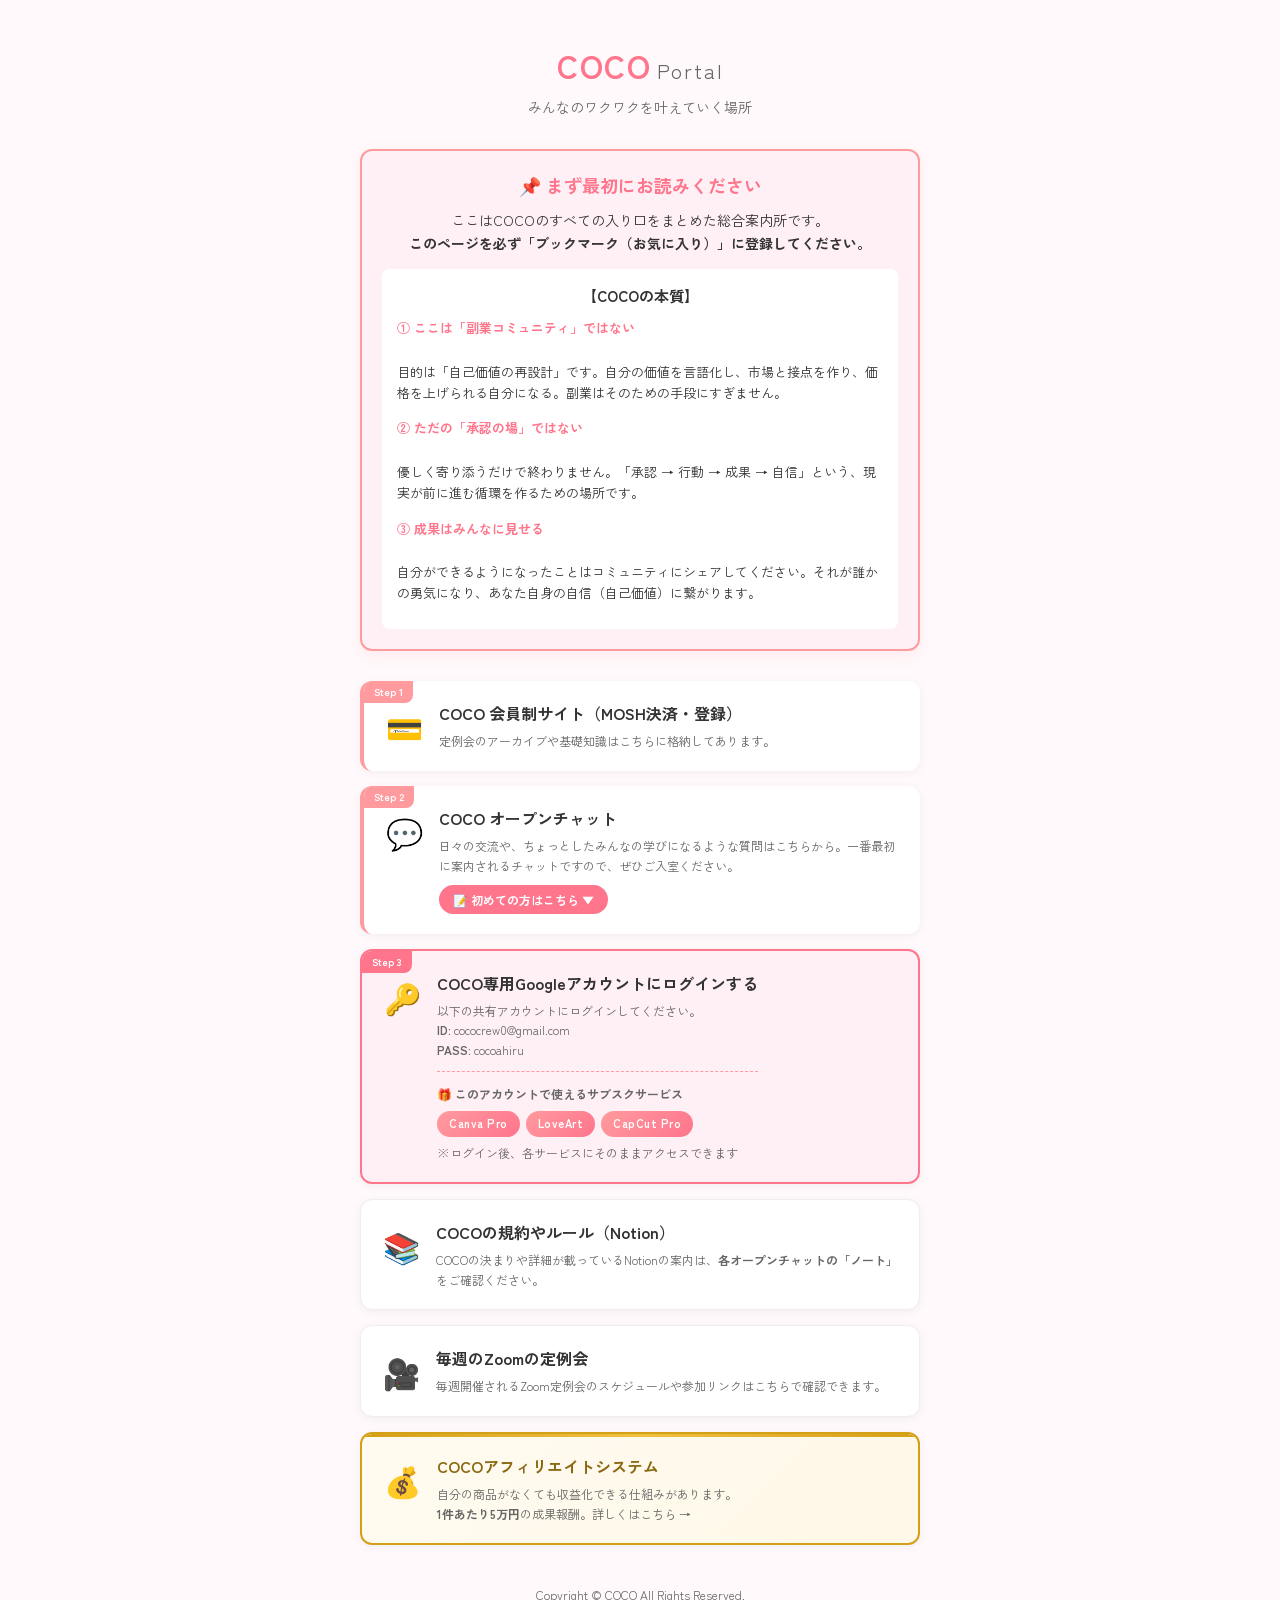
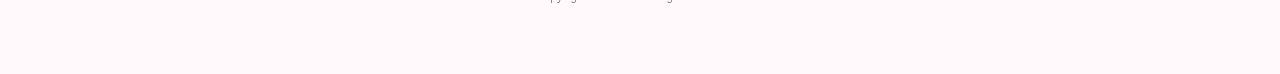
<file: index.html>
<!DOCTYPE html>
<html lang="ja">

<head>
    <meta charset="UTF-8">
    <meta name="viewport" content="width=device-width, initial-scale=1.0">
    <title>COCO Portal</title>
    <link href="https://fonts.googleapis.com/css2?family=Zen+Kaku+Gothic+New:wght@400;500;700&display=swap"
        rel="stylesheet">
    <link rel="stylesheet" href="styles.css">
</head>

<body>
    <div class="container">
        <!-- ヘッダー部分 -->
        <header class="header">
            <h1 class="logo">COCO<span>Portal</span></h1>
            <p class="subtitle">みんなのワクワクを叶えていく場所</p>
        </header>

        <!-- 重要なお知らせ -->
        <div class="alert-box">
            <h3>📌 まず最初にお読みください</h3>
            <p>ここはCOCOのすべての入り口をまとめた総合案内所です。<br>
                <strong>このページを必ず「ブックマーク（お気に入り）」に登録してください。</strong>
            </p>

            <div class="rule-section">
                <h4>【COCOの本質】</h4>
                <ul style="list-style-type: none; padding-left: 0;">
                    <li style="margin-bottom: 15px;"><strong>① ここは「副業コミュニティ」ではない</strong><br>
                        目的は「自己価値の再設計」です。自分の価値を言語化し、市場と接点を作り、価格を上げられる自分になる。副業はそのための手段にすぎません。</li>
                    <li style="margin-bottom: 15px;"><strong>② ただの「承認の場」ではない</strong><br>
                        優しく寄り添うだけで終わりません。「承認 → 行動 → 成果 → 自信」という、現実が前に進む循環を作るための場所です。</li>
                    <li><strong>③ 成果はみんなに見せる</strong><br>
                        自分ができるようになったことはコミュニティにシェアしてください。それが誰かの勇気になり、あなた自身の自信（自己価値）に繋がります。</li>
                </ul>
            </div>
        </div>

        <!-- メインメニュー -->
        <main class="menu-grid">

            <!-- Step 1: 決済・登録 -->
            <a href="https://mosh.jp/services/321899?openExternalBrowser=1" class="card step-card" target="_blank">
                <span class="step-badge">Step 1</span>
                <div class="card-icon">💳</div>
                <div class="card-content">
                    <h2>COCO 会員制サイト（MOSH決済・登録）</h2>
                    <p>定例会のアーカイブや基礎知識はこちらに格納してあります。</p>
                </div>
            </a>

            <!-- Step 2: オープンチャット -->
            <div class="card step-card" style="cursor: default; flex-direction: column;">
                <div style="display: flex; align-items: flex-start; width: 100%;">
                    <span class="step-badge">Step 2</span>
                    <div class="card-icon">💬</div>
                    <div class="card-content">
                        <h2>COCO オープンチャット</h2>
                        <p>日々の交流や、ちょっとしたみんなの学びになるような質問はこちらから。一番最初に案内されるチャットですので、ぜひご入室ください。</p>
                        <button class="guide-toggle" onclick="document.getElementById('oc-guide').classList.toggle('open')">📝 初めての方はこちら ▼</button>
                    </div>
                </div>
                <div id="oc-guide" class="guide-panel">
                    <div class="guide-inner">
                        <h3>🎉 オープンチャットへようこそ！</h3>
                        <p>まずは以下のように<strong>自己紹介</strong>をお願いします。</p>
                        <div class="guide-example">
                            <p>初めまして！○○と申します。<br>
                            普段は○○をしています。<br>
                            Threadsアカウント：@○○○○</p>
                        </div>
                        <p class="guide-note">👆 自分がしていることと、Threadsアカウントをご記入ください。</p>
                        <div class="guide-divider"></div>
                        <p>このオープンチャットでは、日々のちょっとした<strong>気づき・学び・共有</strong>などを基本的にしていきます。</p>
                        <p>パーソナルな質問や個別のご相談は<strong>公式LINE</strong>にお願いいたします。<br>
                        まだ登録されていない方は、こちらからどうぞ 👇</p>
                        <a href="https://lin.ee/aBHg5Ch" class="guide-line-btn" target="_blank">📱 公式LINEに登録する</a>
                    </div>
                </div>
            </div>

            <!-- Step 3: Googleアカウントログイン -->
            <a href="https://accounts.google.com/" class="card highlight-card" target="_blank">
                <span class="step-badge">Step 3</span>
                <div class="card-icon">🔑</div>
                <div class="card-content">
                    <h2>COCO専用Googleアカウントにログインする</h2>
                    <p>以下の共有アカウントにログインしてください。<br>
                        <strong>ID:</strong> cococrew0@gmail.com<br>
                        <strong>PASS:</strong> cocoahiru
                    </p>
                    <div class="subscriptions">
                        <p class="subscriptions-label">🎁 このアカウントで使えるサブスクサービス</p>
                        <div class="subscription-badges">
                            <span class="sub-badge">Canva Pro</span>
                            <span class="sub-badge">LoveArt</span>
                            <span class="sub-badge">CapCut Pro</span>
                        </div>
                        <p class="subscriptions-note">※ログイン後、各サービスにそのままアクセスできます</p>
                    </div>
                </div>
            </a>

            <!-- 規約やルール -->
            <div class="card standard-card" style="cursor: default;">
                <div class="card-icon">📚</div>
                <div class="card-content">
                    <h2>COCOの規約やルール（Notion）</h2>
                    <p>COCOの決まりや詳細が載っているNotionの案内は、<strong>各オープンチャットの「ノート」</strong>をご確認ください。</p>
                </div>
            </div>

            <!-- 定例会 -->
            <a href="https://calendar.google.com/calendar/u/0?cid=Y29jb2NyZXcwQGdtYWlsLmNvbQ" class="card standard-card"
                target="_blank">
                <div class="card-icon">🎥</div>
                <div class="card-content">
                    <h2>毎週のZoomの定例会</h2>
                    <p>毎週開催されるZoom定例会のスケジュールや参加リンクはこちらで確認できます。</p>
                </div>
            </a>

            <!-- アフィリエイトシステム -->
            <a href="affiliate.html" class="card affiliate-card">
                <div class="card-icon">💰</div>
                <div class="card-content">
                    <h2>COCOアフィリエイトシステム</h2>
                    <p>自分の商品がなくても収益化できる仕組みがあります。<br>
                        <strong>1件あたり5万円</strong>の成果報酬。詳しくはこちら →</p>
                </div>
            </a>

        </main>

        <footer class="footer">
            <p>Copyright © COCO All Rights Reserved.</p>
        </footer>
    </div>
</body>

</html>
</file>
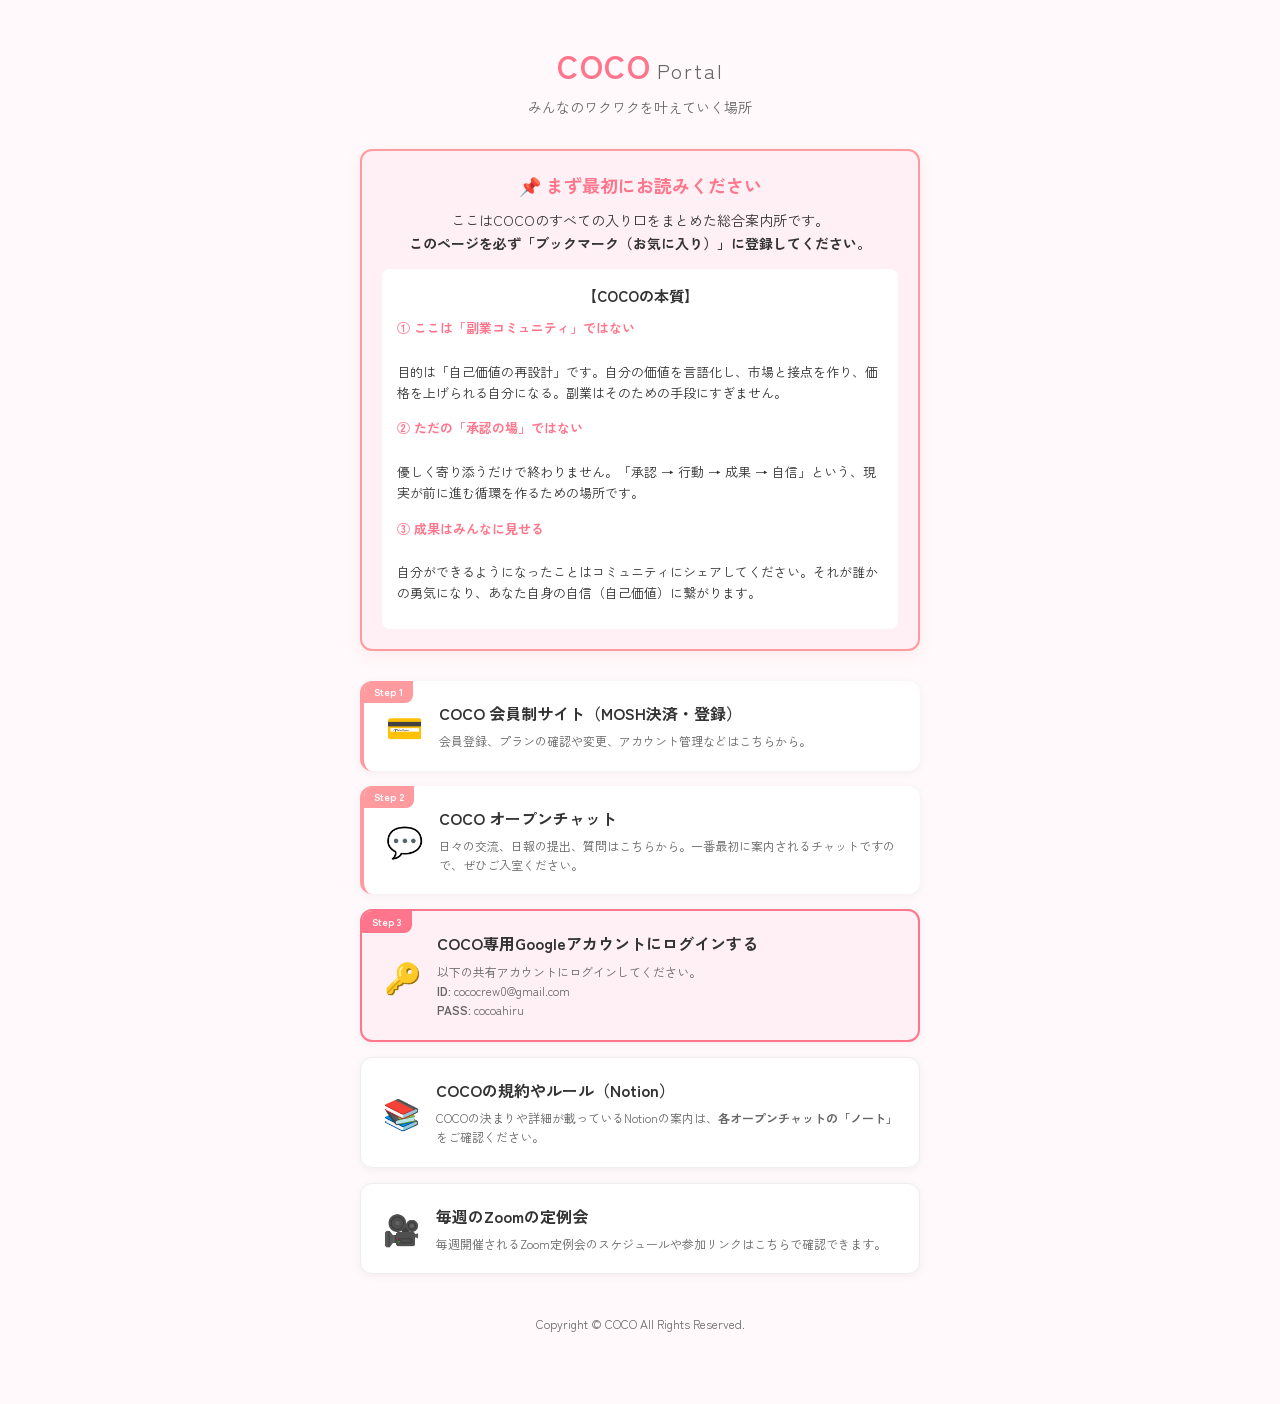
<file: coco-portal/index.html>
<!DOCTYPE html>
<html lang="ja">

<head>
    <meta charset="UTF-8">
    <meta name="viewport" content="width=device-width, initial-width=1.0">
    <title>COCO Portal</title>
    <link href="https://fonts.googleapis.com/css2?family=Zen+Kaku+Gothic+New:wght@400;500;700&display=swap"
        rel="stylesheet">
    <link rel="stylesheet" href="styles.css">
</head>

<body>
    <div class="container">
        <!-- ヘッダー部分 -->
        <header class="header">
            <h1 class="logo">COCO<span>Portal</span></h1>
            <p class="subtitle">みんなのワクワクを叶えていく場所</p>
        </header>

        <!-- 重要なお知らせ -->
        <div class="alert-box">
            <h3>📌 まず最初にお読みください</h3>
            <p>ここはCOCOのすべての入り口をまとめた総合案内所です。<br>
                <strong>このページを必ず「ブックマーク（お気に入り）」に登録してください。</strong>
            </p>

            <div class="rule-section">
                <h4>【COCOの本質】</h4>
                <ul style="list-style-type: none; padding-left: 0;">
                    <li style="margin-bottom: 15px;"><strong>① ここは「副業コミュニティ」ではない</strong><br>
                        目的は「自己価値の再設計」です。自分の価値を言語化し、市場と接点を作り、価格を上げられる自分になる。副業はそのための手段にすぎません。</li>
                    <li style="margin-bottom: 15px;"><strong>② ただの「承認の場」ではない</strong><br>
                        優しく寄り添うだけで終わりません。「承認 → 行動 → 成果 → 自信」という、現実が前に進む循環を作るための場所です。</li>
                    <li><strong>③ 成果はみんなに見せる</strong><br>
                        自分ができるようになったことはコミュニティにシェアしてください。それが誰かの勇気になり、あなた自身の自信（自己価値）に繋がります。</li>
                </ul>
            </div>
        </div>

        <!-- メインメニュー -->
        <main class="menu-grid">

            <!-- Step 1: 決済・登録 -->
            <a href="https://mosh.jp/services/321899?openExternalBrowser=1" class="card step-card" target="_blank">
                <span class="step-badge">Step 1</span>
                <div class="card-icon">💳</div>
                <div class="card-content">
                    <h2>COCO 会員制サイト（MOSH決済・登録）</h2>
                    <p>会員登録、プランの確認や変更、アカウント管理などはこちらから。</p>
                </div>
            </a>

            <!-- Step 2: オープンチャット -->
            <a href="#" class="card step-card">
                <span class="step-badge">Step 2</span>
                <div class="card-icon">💬</div>
                <div class="card-content">
                    <h2>COCO オープンチャット</h2>
                    <p>日々の交流、日報の提出、質問はこちらから。一番最初に案内されるチャットですので、ぜひご入室ください。</p>
                </div>
            </a>

            <!-- Step 3: Googleアカウントログイン -->
            <a href="https://accounts.google.com/" class="card highlight-card" target="_blank">
                <span class="step-badge">Step 3</span>
                <div class="card-icon">🔑</div>
                <div class="card-content">
                    <h2>COCO専用Googleアカウントにログインする</h2>
                    <p>以下の共有アカウントにログインしてください。<br>
                        <strong>ID:</strong> cococrew0@gmail.com<br>
                        <strong>PASS:</strong> cocoahiru
                    </p>
                </div>
            </a>

            <!-- 規約やルール -->
            <div class="card standard-card" style="cursor: default;">
                <div class="card-icon">📚</div>
                <div class="card-content">
                    <h2>COCOの規約やルール（Notion）</h2>
                    <p>COCOの決まりや詳細が載っているNotionの案内は、<strong>各オープンチャットの「ノート」</strong>をご確認ください。</p>
                </div>
            </div>

            <!-- 定例会 -->
            <a href="https://calendar.google.com/calendar/u/0?cid=Y29jb2NyZXcwQGdtYWlsLmNvbQ" class="card standard-card"
                target="_blank">
                <div class="card-icon">🎥</div>
                <div class="card-content">
                    <h2>毎週のZoomの定例会</h2>
                    <p>毎週開催されるZoom定例会のスケジュールや参加リンクはこちらで確認できます。</p>
                </div>
            </a>

        </main>

        <footer class="footer">
            <p>Copyright © COCO All Rights Reserved.</p>
        </footer>
    </div>
</body>

</html>
</file>
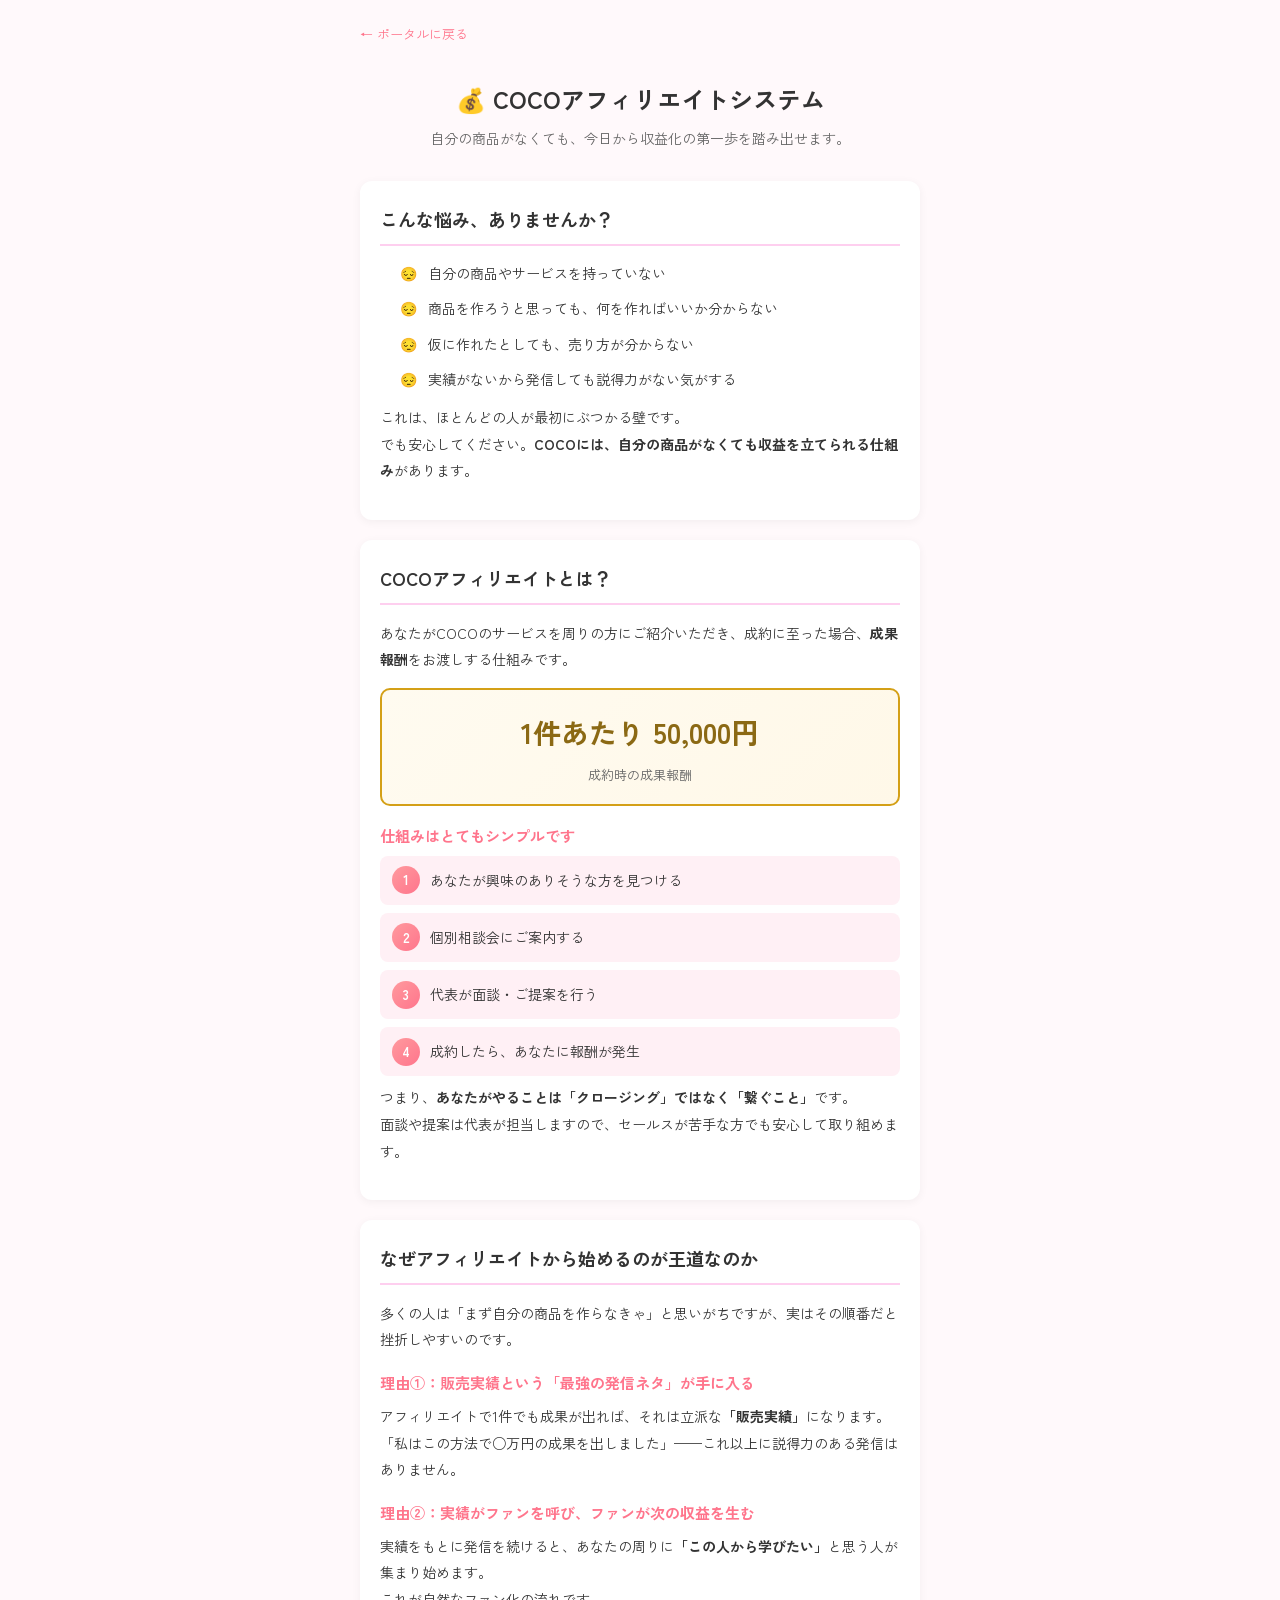
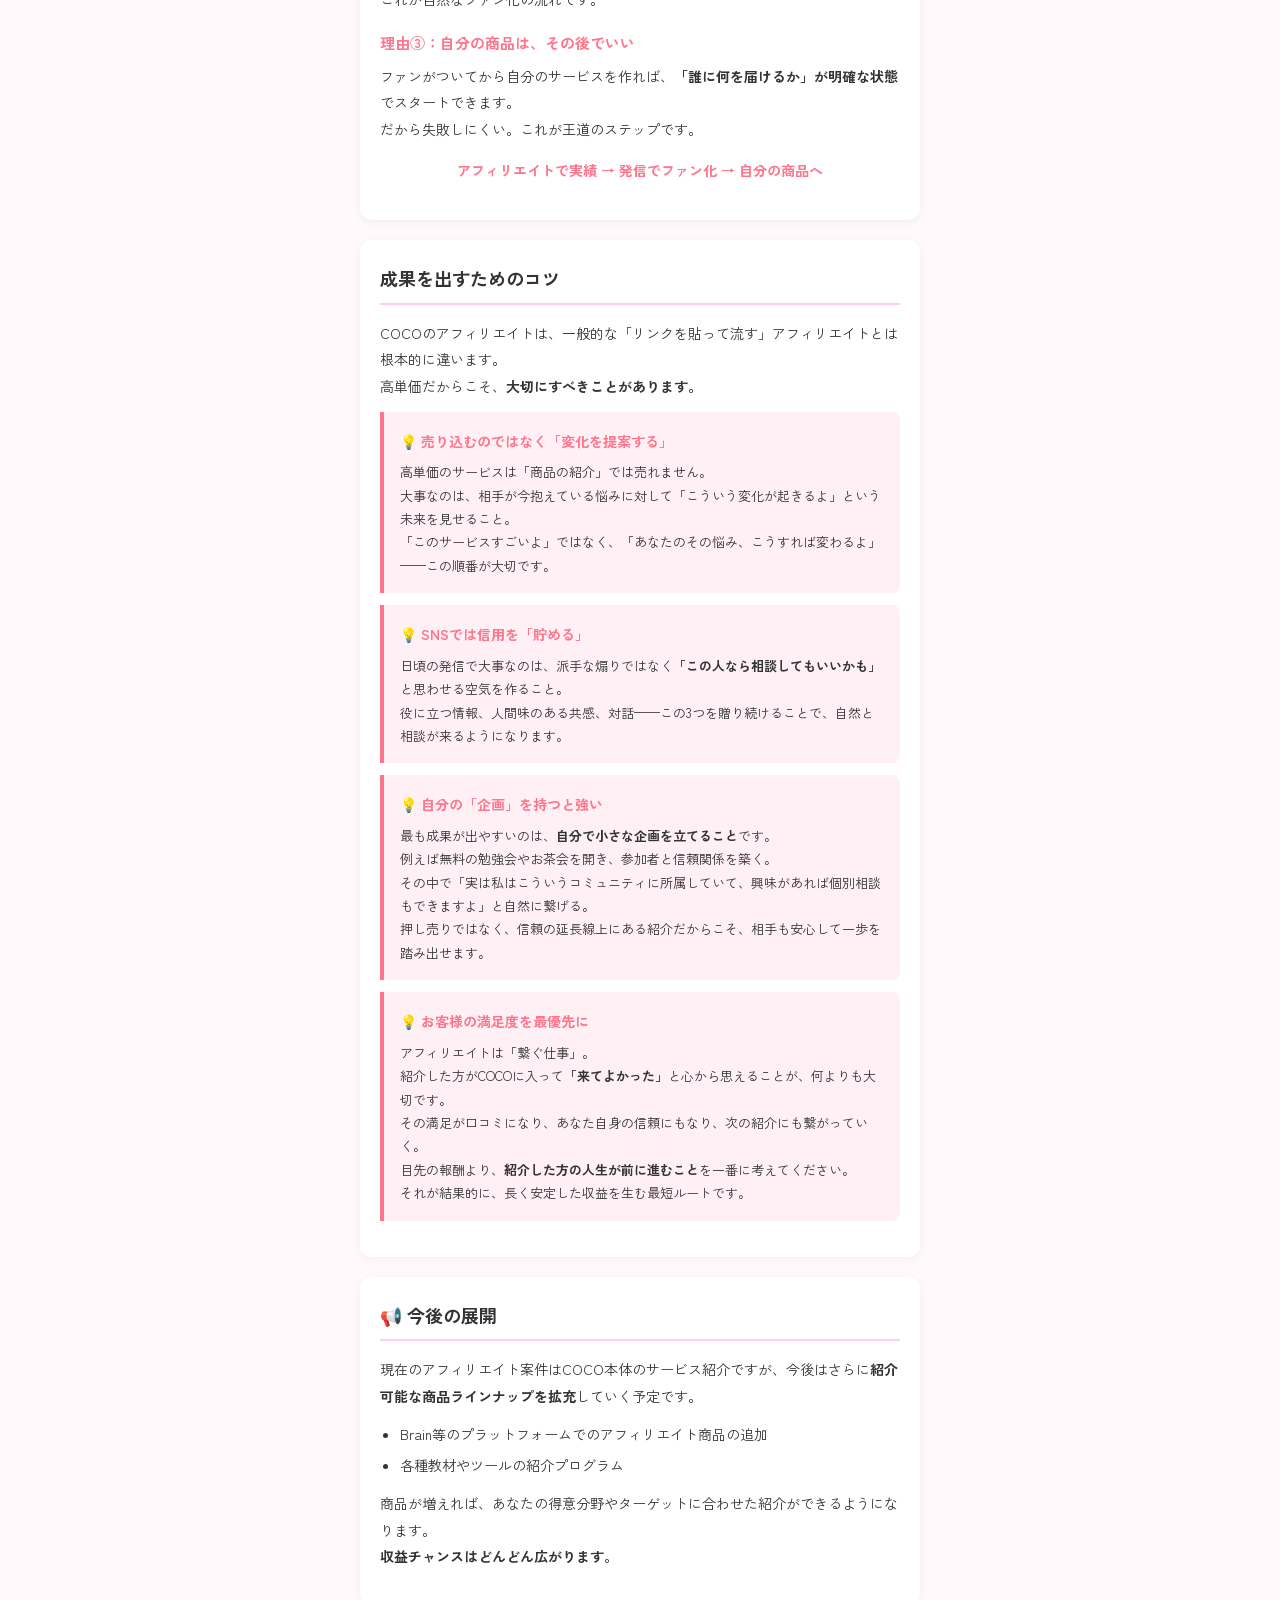
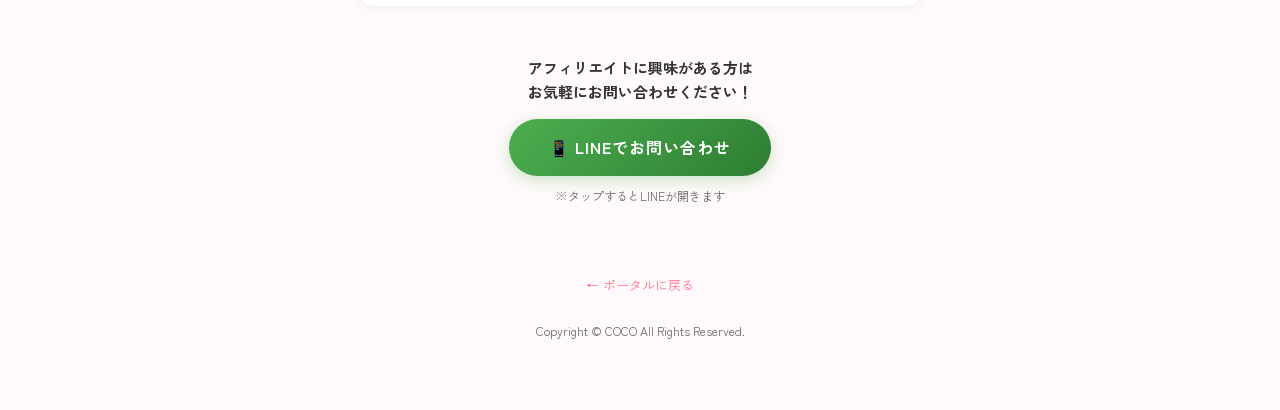
<file: affiliate.html>
<!DOCTYPE html>
<html lang="ja">

<head>
    <meta charset="UTF-8">
    <meta name="viewport" content="width=device-width, initial-scale=1.0">
    <title>COCOアフィリエイトシステム - COCO Portal</title>
    <link href="https://fonts.googleapis.com/css2?family=Zen+Kaku+Gothic+New:wght@400;500;700&display=swap"
        rel="stylesheet">
    <link rel="stylesheet" href="styles.css">
</head>

<body>
    <div class="container">

        <a href="index.html" class="back-link">← ポータルに戻る</a>

        <!-- ページヘッダー -->
        <div class="page-header">
            <h1>💰 COCOアフィリエイトシステム</h1>
            <p class="lead">自分の商品がなくても、今日から収益化の第一歩を踏み出せます。</p>
        </div>

        <!-- セクション1：悩み共感 -->
        <div class="section">
            <h2>こんな悩み、ありませんか？</h2>
            <ul class="pain-list">
                <li>自分の商品やサービスを持っていない</li>
                <li>商品を作ろうと思っても、何を作ればいいか分からない</li>
                <li>仮に作れたとしても、売り方が分からない</li>
                <li>実績がないから発信しても説得力がない気がする</li>
            </ul>
            <p>これは、ほとんどの人が最初にぶつかる壁です。<br>
                でも安心してください。<strong>COCOには、自分の商品がなくても収益を立てられる仕組み</strong>があります。</p>
        </div>

        <!-- セクション2：アフィリエイトとは -->
        <div class="section">
            <h2>COCOアフィリエイトとは？</h2>
            <p>あなたがCOCOのサービスを周りの方にご紹介いただき、成約に至った場合、<strong>成果報酬</strong>をお渡しする仕組みです。</p>

            <div class="highlight-box">
                <p class="big-text">1件あたり 50,000円</p>
                <p class="sub-text">成約時の成果報酬</p>
            </div>

            <h3>仕組みはとてもシンプルです</h3>
            <ol class="flow-steps">
                <li>あなたが興味のありそうな方を見つける</li>
                <li>個別相談会にご案内する</li>
                <li>代表が面談・ご提案を行う</li>
                <li>成約したら、あなたに報酬が発生</li>
            </ol>

            <p>つまり、<strong>あなたがやることは「クロージング」ではなく「繋ぐこと」</strong>です。<br>
                面談や提案は代表が担当しますので、セールスが苦手な方でも安心して取り組めます。</p>
        </div>

        <!-- セクション3：なぜ王道か -->
        <div class="section">
            <h2>なぜアフィリエイトから始めるのが王道なのか</h2>

            <p>多くの人は「まず自分の商品を作らなきゃ」と思いがちですが、実はその順番だと挫折しやすいのです。</p>

            <h3>理由①：販売実績という「最強の発信ネタ」が手に入る</h3>
            <p>アフィリエイトで1件でも成果が出れば、それは立派な<strong>「販売実績」</strong>になります。<br>
                「私はこの方法で○万円の成果を出しました」——これ以上に説得力のある発信はありません。</p>

            <h3>理由②：実績がファンを呼び、ファンが次の収益を生む</h3>
            <p>実績をもとに発信を続けると、あなたの周りに<strong>「この人から学びたい」</strong>と思う人が集まり始めます。<br>
                これが自然なファン化の流れです。</p>

            <h3>理由③：自分の商品は、その後でいい</h3>
            <p>ファンがついてから自分のサービスを作れば、<strong>「誰に何を届けるか」が明確な状態</strong>でスタートできます。<br>
                だから失敗しにくい。これが王道のステップです。</p>

            <p style="text-align: center; font-weight: 700; color: var(--accent-color); margin-top: 15px;">
                アフィリエイトで実績 → 発信でファン化 → 自分の商品へ
            </p>
        </div>

        <!-- セクション4：コツ -->
        <div class="section">
            <h2>成果を出すためのコツ</h2>

            <p>COCOのアフィリエイトは、一般的な「リンクを貼って流す」アフィリエイトとは根本的に違います。<br>
                高単価だからこそ、<strong>大切にすべきことがあります。</strong></p>

            <div class="tip-card">
                <p class="tip-title">💡 売り込むのではなく「変化を提案する」</p>
                <p class="tip-body">高単価のサービスは「商品の紹介」では売れません。<br>
                    大事なのは、相手が今抱えている悩みに対して「こういう変化が起きるよ」という未来を見せること。<br>
                    「このサービスすごいよ」ではなく、「あなたのその悩み、こうすれば変わるよ」——この順番が大切です。</p>
            </div>

            <div class="tip-card">
                <p class="tip-title">💡 SNSでは信用を「貯める」</p>
                <p class="tip-body">日頃の発信で大事なのは、派手な煽りではなく<strong>「この人なら相談してもいいかも」</strong>と思わせる空気を作ること。<br>
                    役に立つ情報、人間味のある共感、対話——この3つを贈り続けることで、自然と相談が来るようになります。</p>
            </div>

            <div class="tip-card">
                <p class="tip-title">💡 自分の「企画」を持つと強い</p>
                <p class="tip-body">最も成果が出やすいのは、<strong>自分で小さな企画を立てること</strong>です。<br>
                    例えば無料の勉強会やお茶会を開き、参加者と信頼関係を築く。<br>
                    その中で「実は私はこういうコミュニティに所属していて、興味があれば個別相談もできますよ」と自然に繋げる。<br>
                    押し売りではなく、信頼の延長線上にある紹介だからこそ、相手も安心して一歩を踏み出せます。</p>
            </div>

            <div class="tip-card">
                <p class="tip-title">💡 お客様の満足度を最優先に</p>
                <p class="tip-body">アフィリエイトは「繋ぐ仕事」。<br>
                    紹介した方がCOCOに入って<strong>「来てよかった」</strong>と心から思えることが、何よりも大切です。<br>
                    その満足が口コミになり、あなた自身の信頼にもなり、次の紹介にも繋がっていく。<br>
                    目先の報酬より、<strong>紹介した方の人生が前に進むこと</strong>を一番に考えてください。<br>
                    それが結果的に、長く安定した収益を生む最短ルートです。</p>
            </div>
        </div>

        <!-- セクション5：今後の展開 -->
        <div class="section">
            <h2>📢 今後の展開</h2>
            <p>現在のアフィリエイト案件はCOCO本体のサービス紹介ですが、今後はさらに<strong>紹介可能な商品ラインナップを拡充</strong>していく予定です。</p>
            <ul>
                <li>Brain等のプラットフォームでのアフィリエイト商品の追加</li>
                <li>各種教材やツールの紹介プログラム</li>
            </ul>
            <p>商品が増えれば、あなたの得意分野やターゲットに合わせた紹介ができるようになります。<br>
                <strong>収益チャンスはどんどん広がります。</strong></p>
        </div>

        <!-- お問い合わせ -->
        <div class="cta-section">
            <p style="font-size: 15px; font-weight: 700; margin-bottom: 15px; color: var(--text-main);">
                アフィリエイトに興味がある方は<br>お気軽にお問い合わせください！
            </p>
            <a href="https://lin.ee/aBHg5Ch" class="cta-button" target="_blank">
                📱 LINEでお問い合わせ
            </a>
            <p class="cta-note">※タップするとLINEが開きます</p>
        </div>

        <footer class="footer">
            <a href="index.html" class="back-link">← ポータルに戻る</a>
            <p style="margin-top: 10px;">Copyright © COCO All Rights Reserved.</p>
        </footer>
    </div>
</body>

</html>
</file>
<file: styles.css>
:root {
    --primary-color: #ff9a9e;     /* 少し温かみのあるピンク */
    --secondary-color: #fecfef;   /* 薄いピンク */
    --accent-color: #ff758c;      /* 濃いピンク・赤系（ボタンなど） */
    --text-main: #333333;         /* 濃すぎない黒（優しい印象） */
    --text-light: #666666;
    --bg-color: #fff9fb;          /* 背景色（真っ白ではなくわずかにピンクがかった白） */
    --card-bg: #ffffff;
    --alert-bg: #fff0f5;          /* 重要なお知らせの背景 */
    --gold-color: #d4a017;        /* アフィリエイト用ゴールド */
    --gold-bg: #fffbf0;           /* アフィリエイト用背景 */
}

* {
    margin: 0;
    padding: 0;
    box-sizing: border-box;
}

body {
    font-family: 'Zen Kaku Gothic New', sans-serif;
    background-color: var(--bg-color);
    color: var(--text-main);
    line-height: 1.6;
    padding-bottom: 50px;
}

.container {
    max-width: 600px; /* スマホ特化の幅 */
    margin: 0 auto;
    padding: 20px;
}

/* ヘッダー */
.header {
    text-align: center;
    margin-bottom: 30px;
    padding-top: 20px;
}

.logo {
    font-size: 32px;
    font-weight: 700;
    color: var(--accent-color);
    letter-spacing: 2px;
}

.logo span {
    color: var(--text-light);
    font-size: 20px;
    margin-left: 5px;
    font-weight: 400;
}

.subtitle {
    font-size: 14px;
    color: var(--text-light);
    margin-top: 5px;
}

/* アラート・ルール部分 */
.alert-box {
    background-color: var(--alert-bg);
    border: 2px solid var(--primary-color);
    border-radius: 12px;
    padding: 20px;
    margin-bottom: 30px;
    box-shadow: 0 4px 15px rgba(255, 154, 158, 0.15);
}

.alert-box h3 {
    color: var(--accent-color);
    font-size: 18px;
    margin-bottom: 10px;
    text-align: center;
}

.alert-box p {
    font-size: 14px;
    margin-bottom: 15px;
    text-align: center;
}

.rule-section {
    background-color: white;
    padding: 15px;
    border-radius: 8px;
}

.rule-section h4 {
    color: var(--text-main);
    font-size: 15px;
    margin-bottom: 10px;
    text-align: center;
}

.rule-section ol {
    padding-left: 20px;
}

.rule-section li {
    font-size: 13px;
    margin-bottom: 10px;
}

.rule-section li strong {
    color: var(--accent-color);
    display: block;
    margin-bottom: 2px;
}

/* カードメニュー */
.menu-grid {
    display: flex;
    flex-direction: column;
    gap: 15px;
}

.card {
    display: flex;
    align-items: flex-start;
    padding: 20px;
    background-color: var(--card-bg);
    border-radius: 12px;
    text-decoration: none;
    color: var(--text-main);
    box-shadow: 0 2px 10px rgba(0, 0, 0, 0.05);
    transition: transform 0.2s, box-shadow 0.2s;
    position: relative;
    overflow: hidden;
}

.card:hover {
    transform: translateY(-2px);
    box-shadow: 0 6px 15px rgba(0, 0, 0, 0.08);
}

.card-icon {
    font-size: 30px;
    margin-right: 15px;
    min-width: 40px;
    text-align: center;
    padding-top: 2px;
}

.card-content h2 {
    font-size: 16px;
    margin-bottom: 5px;
    color: var(--text-main);
}

.card-content p {
    font-size: 12px;
    color: var(--text-light);
}

/* Stepバッジ */
.step-badge {
    position: absolute;
    top: 0;
    left: 0;
    background-color: var(--text-main);
    color: white;
    font-size: 10px;
    padding: 3px 10px;
    border-radius: 0 0 8px 0;
    font-weight: 700;
}

/* 特定のカードの色分け */
.step-card {
    border-left: 4px solid var(--primary-color);
}
.step-card .step-badge {
    background-color: var(--primary-color);
}

.highlight-card {
    border: 2px solid var(--accent-color);
    background-color: var(--alert-bg);
}
.highlight-card .step-badge {
    background-color: var(--accent-color);
}

.standard-card {
    border: 1px solid #eee;
}

/* ガイドパネル（初めての方はこちら） */
.guide-toggle {
    display: inline-block;
    margin-top: 10px;
    padding: 6px 14px;
    background-color: var(--accent-color);
    color: white;
    border: none;
    border-radius: 20px;
    font-size: 12px;
    font-weight: 700;
    cursor: pointer;
    transition: background-color 0.2s, transform 0.2s;
    font-family: inherit;
}

.guide-toggle:hover {
    background-color: #e0607a;
    transform: scale(1.03);
}

.guide-panel {
    max-height: 0;
    overflow: hidden;
    transition: max-height 0.4s ease, padding 0.4s ease;
    width: 100%;
}

.guide-panel.open {
    max-height: 600px;
    padding-top: 15px;
}

.guide-inner {
    background-color: var(--alert-bg);
    border-radius: 10px;
    padding: 18px;
    border: 1px solid var(--secondary-color);
}

.guide-inner h3 {
    font-size: 16px;
    color: var(--accent-color);
    margin-bottom: 10px;
    text-align: center;
}

.guide-inner p {
    font-size: 13px;
    line-height: 1.8;
    margin-bottom: 10px;
    color: var(--text-main);
}

.guide-example {
    background-color: white;
    border: 1px solid var(--secondary-color);
    border-radius: 8px;
    padding: 14px;
    margin: 10px 0;
    position: relative;
}

.guide-example p {
    font-size: 13px;
    line-height: 1.8;
    color: var(--text-main);
    margin-bottom: 0;
}

.guide-note {
    font-size: 12px !important;
    color: var(--text-light) !important;
}

.guide-divider {
    height: 1px;
    background-color: var(--secondary-color);
    margin: 14px 0;
}

.guide-line-btn {
    display: block;
    text-align: center;
    background: linear-gradient(135deg, #4caf50, #2e7d32);
    color: white;
    font-size: 14px;
    font-weight: 700;
    padding: 12px 20px;
    border-radius: 50px;
    text-decoration: none;
    margin-top: 10px;
    transition: transform 0.2s, box-shadow 0.2s;
    box-shadow: 0 3px 10px rgba(76, 175, 80, 0.25);
}

.guide-line-btn:hover {
    transform: translateY(-2px);
    box-shadow: 0 5px 15px rgba(76, 175, 80, 0.35);
}

/* サブスクサービス表示 */
.subscriptions {
    margin-top: 12px;
    padding-top: 12px;
    border-top: 1px dashed var(--primary-color);
}

.subscriptions-label {
    font-size: 12px;
    font-weight: 700;
    color: var(--accent-color);
    margin-bottom: 8px;
    text-align: left;
}

.subscription-badges {
    display: flex;
    flex-wrap: wrap;
    gap: 6px;
    margin-bottom: 6px;
}

.sub-badge {
    display: inline-block;
    background: linear-gradient(135deg, var(--primary-color), var(--accent-color));
    color: white;
    font-size: 11px;
    font-weight: 700;
    padding: 4px 12px;
    border-radius: 20px;
    letter-spacing: 0.5px;
}

.subscriptions-note {
    font-size: 11px;
    color: var(--text-light);
    text-align: left;
    margin-bottom: 0;
}

/* アフィリエイトカード */
.affiliate-card {
    border: 2px solid var(--gold-color);
    background: linear-gradient(135deg, var(--gold-bg), #fff8e8);
    position: relative;
}

.affiliate-card::before {
    content: '';
    position: absolute;
    top: 0;
    left: 0;
    right: 0;
    height: 3px;
    background: linear-gradient(90deg, #d4a017, #f0c040, #d4a017);
}

.affiliate-card h2 {
    color: #8b6914;
}

.affiliate-card:hover {
    box-shadow: 0 6px 20px rgba(212, 160, 23, 0.2);
}

/* フッター */
.footer {
    text-align: center;
    margin-top: 40px;
    font-size: 12px;
    color: var(--text-light);
}

/* ========================
   アフィリエイトページ用
   ======================== */

/* ページヘッダー */
.page-header {
    text-align: center;
    margin-bottom: 30px;
    padding-top: 20px;
}

.page-header h1 {
    font-size: 24px;
    font-weight: 700;
    color: var(--text-main);
    margin-bottom: 8px;
}

.page-header .lead {
    font-size: 14px;
    color: var(--text-light);
    line-height: 1.8;
}

.back-link {
    display: inline-block;
    margin-bottom: 15px;
    font-size: 13px;
    color: var(--accent-color);
    text-decoration: none;
    transition: opacity 0.2s;
}
.back-link:hover {
    opacity: 0.7;
}

/* セクション共通 */
.section {
    background-color: var(--card-bg);
    border-radius: 12px;
    padding: 24px 20px;
    margin-bottom: 20px;
    box-shadow: 0 2px 10px rgba(0, 0, 0, 0.05);
}

.section h2 {
    font-size: 18px;
    font-weight: 700;
    color: var(--text-main);
    margin-bottom: 15px;
    padding-bottom: 10px;
    border-bottom: 2px solid var(--secondary-color);
}

.section h3 {
    font-size: 15px;
    font-weight: 700;
    color: var(--accent-color);
    margin-top: 18px;
    margin-bottom: 8px;
}

.section p {
    font-size: 14px;
    line-height: 1.9;
    margin-bottom: 12px;
    color: var(--text-main);
}

.section ul {
    padding-left: 20px;
    margin-bottom: 12px;
}

.section li {
    font-size: 14px;
    line-height: 1.8;
    margin-bottom: 6px;
    color: var(--text-main);
}

/* 悩みリスト */
.pain-list {
    list-style: none;
    padding-left: 0;
}

.pain-list li {
    position: relative;
    padding-left: 28px;
    margin-bottom: 10px;
    font-size: 14px;
}

.pain-list li::before {
    content: '😔';
    position: absolute;
    left: 0;
    top: 0;
}

/* ステップフロー */
.flow-steps {
    list-style: none;
    padding-left: 0;
    counter-reset: flow-counter;
}

.flow-steps li {
    position: relative;
    padding: 12px 12px 12px 50px;
    margin-bottom: 8px;
    background-color: var(--alert-bg);
    border-radius: 8px;
    font-size: 14px;
    counter-increment: flow-counter;
}

.flow-steps li::before {
    content: counter(flow-counter);
    position: absolute;
    left: 12px;
    top: 50%;
    transform: translateY(-50%);
    width: 28px;
    height: 28px;
    background: linear-gradient(135deg, var(--primary-color), var(--accent-color));
    color: white;
    border-radius: 50%;
    display: flex;
    align-items: center;
    justify-content: center;
    font-size: 13px;
    font-weight: 700;
}

/* ハイライトボックス */
.highlight-box {
    background: linear-gradient(135deg, var(--gold-bg), #fff8e8);
    border: 2px solid var(--gold-color);
    border-radius: 10px;
    padding: 16px;
    margin: 15px 0;
    text-align: center;
}

.highlight-box .big-text {
    font-size: 28px;
    font-weight: 700;
    color: #8b6914;
    margin-bottom: 4px;
}

.highlight-box .sub-text {
    font-size: 13px;
    color: var(--text-light);
    margin-bottom: 0;
}

/* コツカード */
.tip-card {
    background-color: var(--alert-bg);
    border-left: 4px solid var(--accent-color);
    border-radius: 0 8px 8px 0;
    padding: 16px;
    margin-bottom: 12px;
}

.tip-card .tip-title {
    font-size: 14px;
    font-weight: 700;
    color: var(--accent-color);
    margin-bottom: 6px;
}

.tip-card .tip-body {
    font-size: 13px;
    color: var(--text-main);
    line-height: 1.8;
    margin-bottom: 0;
}

/* CTAボタン */
.cta-section {
    text-align: center;
    padding: 30px 20px;
}

.cta-button {
    display: inline-block;
    background: linear-gradient(135deg, #4caf50, #2e7d32);
    color: white;
    font-size: 16px;
    font-weight: 700;
    padding: 16px 40px;
    border-radius: 50px;
    text-decoration: none;
    box-shadow: 0 4px 15px rgba(76, 175, 80, 0.3);
    transition: transform 0.2s, box-shadow 0.2s;
    letter-spacing: 1px;
}

.cta-button:hover {
    transform: translateY(-2px);
    box-shadow: 0 6px 20px rgba(76, 175, 80, 0.4);
}

.cta-note {
    font-size: 12px;
    color: var(--text-light);
    margin-top: 10px;
}
</file>
<file: coco-portal/styles.css>
:root {
    --primary-color: #ff9a9e;     /* 少し温かみのあるピンク */
    --secondary-color: #fecfef;   /* 薄いピンク */
    --accent-color: #ff758c;      /* 濃いピンク・赤系（ボタンなど） */
    --text-main: #333333;         /* 濃すぎない黒（優しい印象） */
    --text-light: #666666;
    --bg-color: #fff9fb;          /* 背景色（真っ白ではなくわずかにピンクがかった白） */
    --card-bg: #ffffff;
    --alert-bg: #fff0f5;          /* 重要なお知らせの背景 */
}

* {
    margin: 0;
    padding: 0;
    box-sizing: border-box;
}

body {
    font-family: 'Zen Kaku Gothic New', sans-serif;
    background-color: var(--bg-color);
    color: var(--text-main);
    line-height: 1.6;
    padding-bottom: 50px;
}

.container {
    max-width: 600px; /* スマホ特化の幅 */
    margin: 0 auto;
    padding: 20px;
}

/* ヘッダー */
.header {
    text-align: center;
    margin-bottom: 30px;
    padding-top: 20px;
}

.logo {
    font-size: 32px;
    font-weight: 700;
    color: var(--accent-color);
    letter-spacing: 2px;
}

.logo span {
    color: var(--text-light);
    font-size: 20px;
    margin-left: 5px;
    font-weight: 400;
}

.subtitle {
    font-size: 14px;
    color: var(--text-light);
    margin-top: 5px;
}

/* アラート・ルール部分 */
.alert-box {
    background-color: var(--alert-bg);
    border: 2px solid var(--primary-color);
    border-radius: 12px;
    padding: 20px;
    margin-bottom: 30px;
    box-shadow: 0 4px 15px rgba(255, 154, 158, 0.15);
}

.alert-box h3 {
    color: var(--accent-color);
    font-size: 18px;
    margin-bottom: 10px;
    text-align: center;
}

.alert-box p {
    font-size: 14px;
    margin-bottom: 15px;
    text-align: center;
}

.rule-section {
    background-color: white;
    padding: 15px;
    border-radius: 8px;
}

.rule-section h4 {
    color: var(--text-main);
    font-size: 15px;
    margin-bottom: 10px;
    text-align: center;
}

.rule-section ol {
    padding-left: 20px;
}

.rule-section li {
    font-size: 13px;
    margin-bottom: 10px;
}

.rule-section li strong {
    color: var(--accent-color);
    display: block;
    margin-bottom: 2px;
}

/* カードメニュー */
.menu-grid {
    display: flex;
    flex-direction: column;
    gap: 15px;
}

.card {
    display: flex;
    align-items: center;
    padding: 20px;
    background-color: var(--card-bg);
    border-radius: 12px;
    text-decoration: none;
    color: var(--text-main);
    box-shadow: 0 2px 10px rgba(0, 0, 0, 0.05);
    transition: transform 0.2s, box-shadow 0.2s;
    position: relative;
    overflow: hidden;
}

.card:hover {
    transform: translateY(-2px);
    box-shadow: 0 6px 15px rgba(0, 0, 0, 0.08);
}

.card-icon {
    font-size: 30px;
    margin-right: 15px;
    min-width: 40px;
    text-align: center;
}

.card-content h2 {
    font-size: 16px;
    margin-bottom: 5px;
    color: var(--text-main);
}

.card-content p {
    font-size: 12px;
    color: var(--text-light);
}

/* Stepバッジ */
.step-badge {
    position: absolute;
    top: 0;
    left: 0;
    background-color: var(--text-main);
    color: white;
    font-size: 10px;
    padding: 3px 10px;
    border-radius: 0 0 8px 0;
    font-weight: 700;
}

/* 特定のカードの色分け */
.step-card {
    border-left: 4px solid var(--primary-color);
}
.step-card .step-badge {
    background-color: var(--primary-color);
}

.highlight-card {
    border: 2px solid var(--accent-color);
    background-color: var(--alert-bg);
}
.highlight-card .step-badge {
    background-color: var(--accent-color);
}

.standard-card {
    border: 1px solid #eee;
}

/* フッター */
.footer {
    text-align: center;
    margin-top: 40px;
    font-size: 12px;
    color: var(--text-light);
}
</file>
